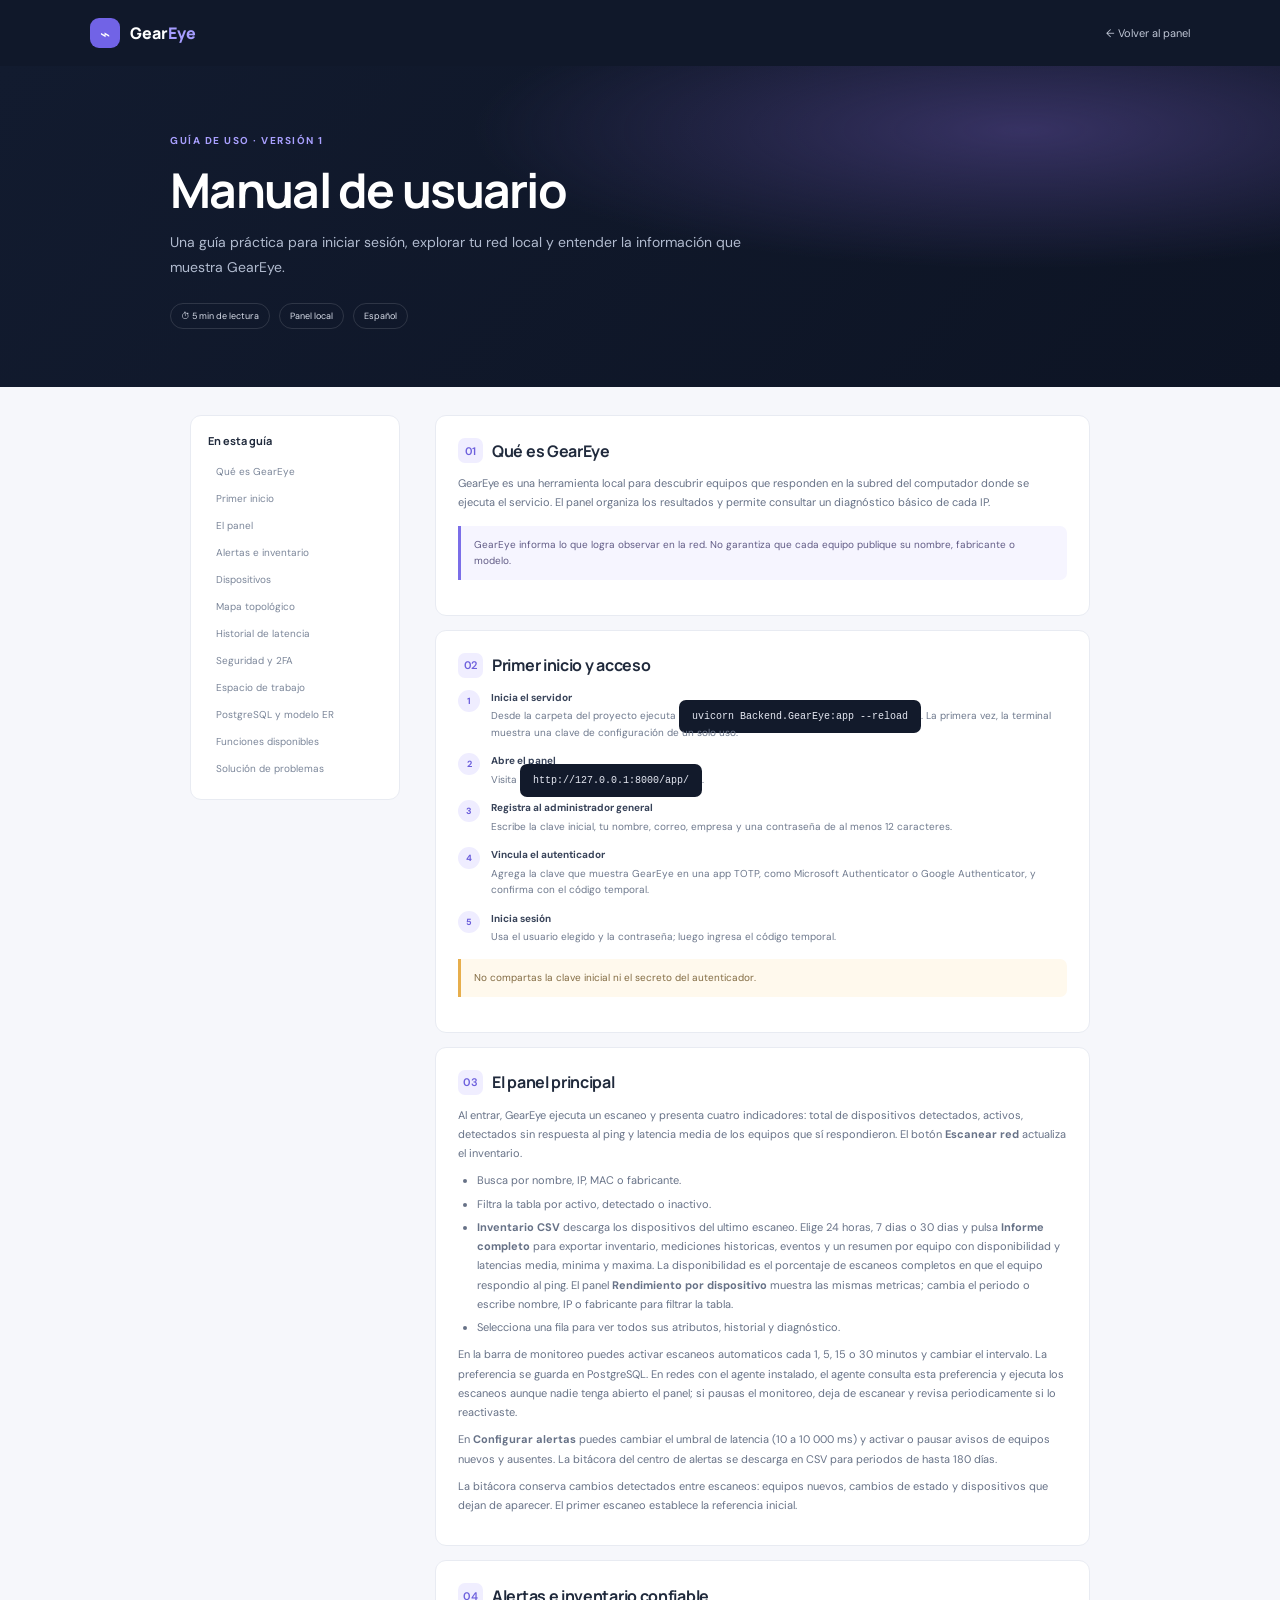
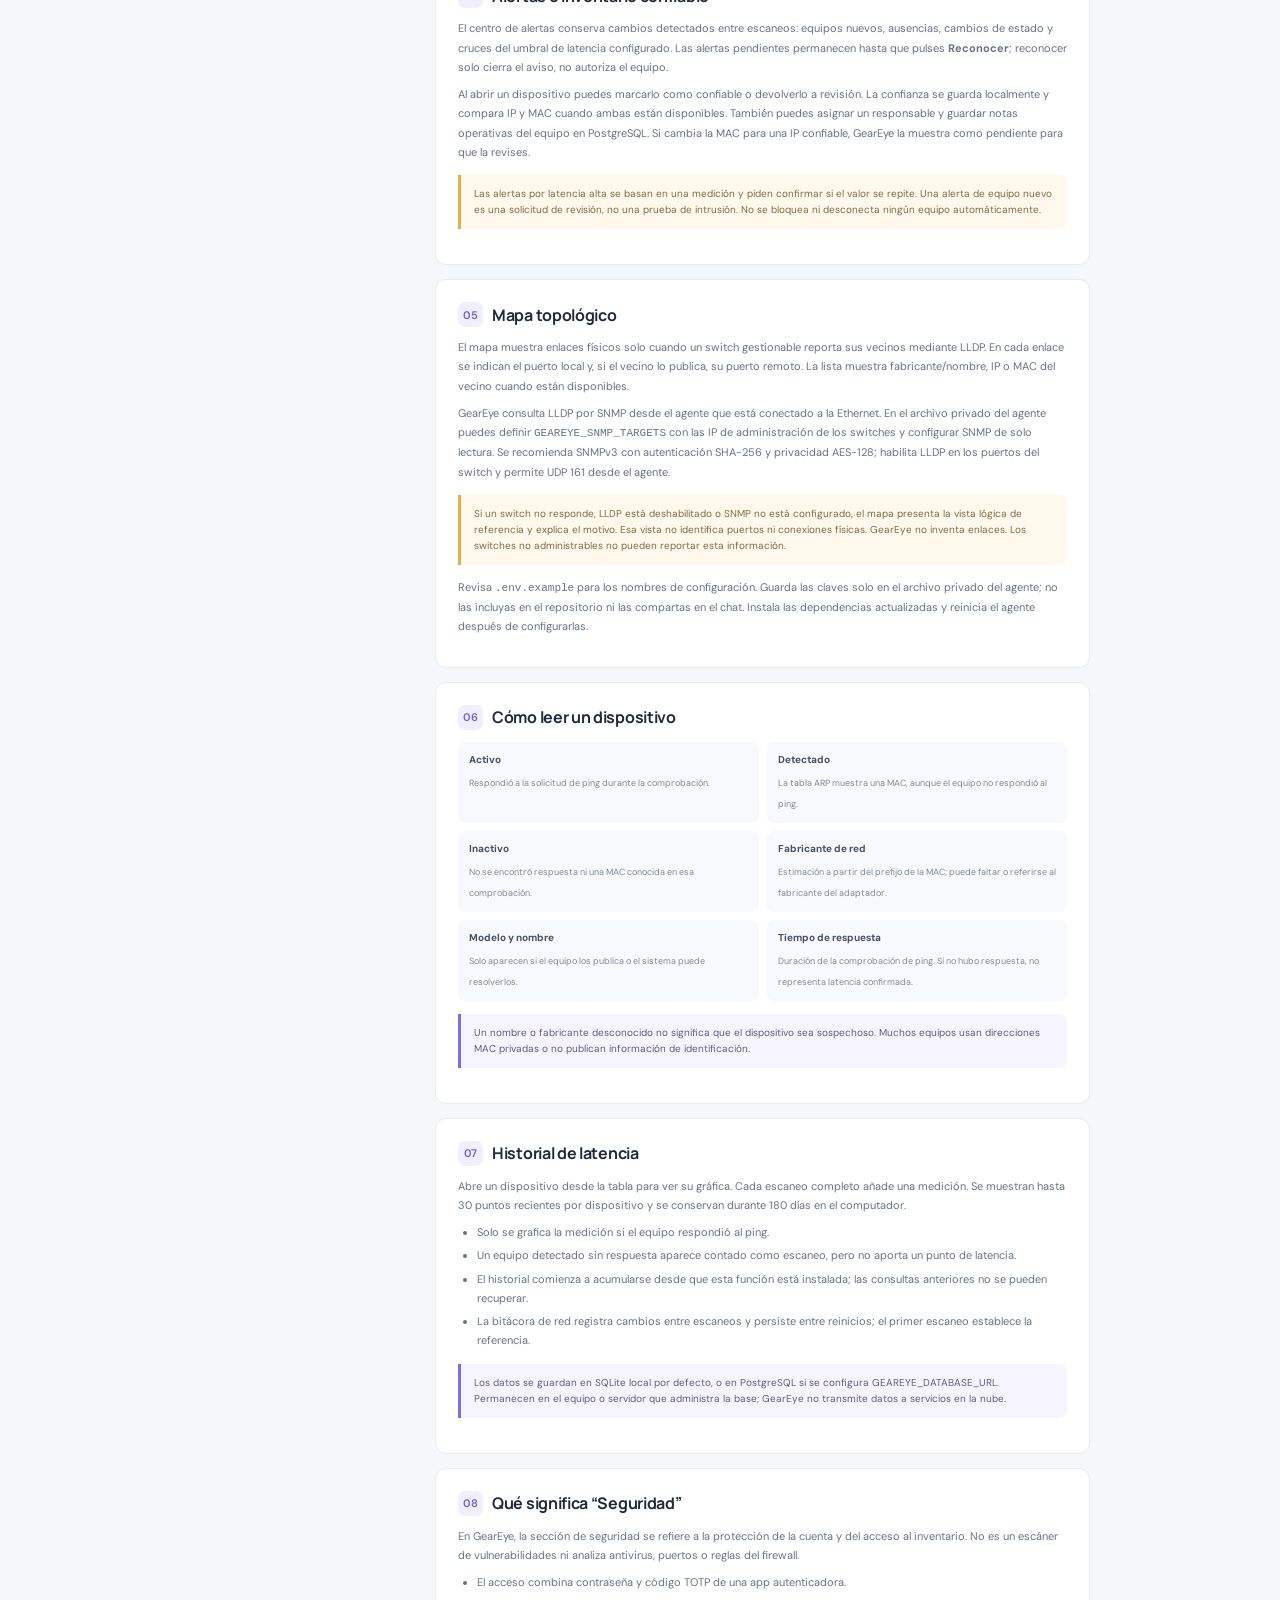
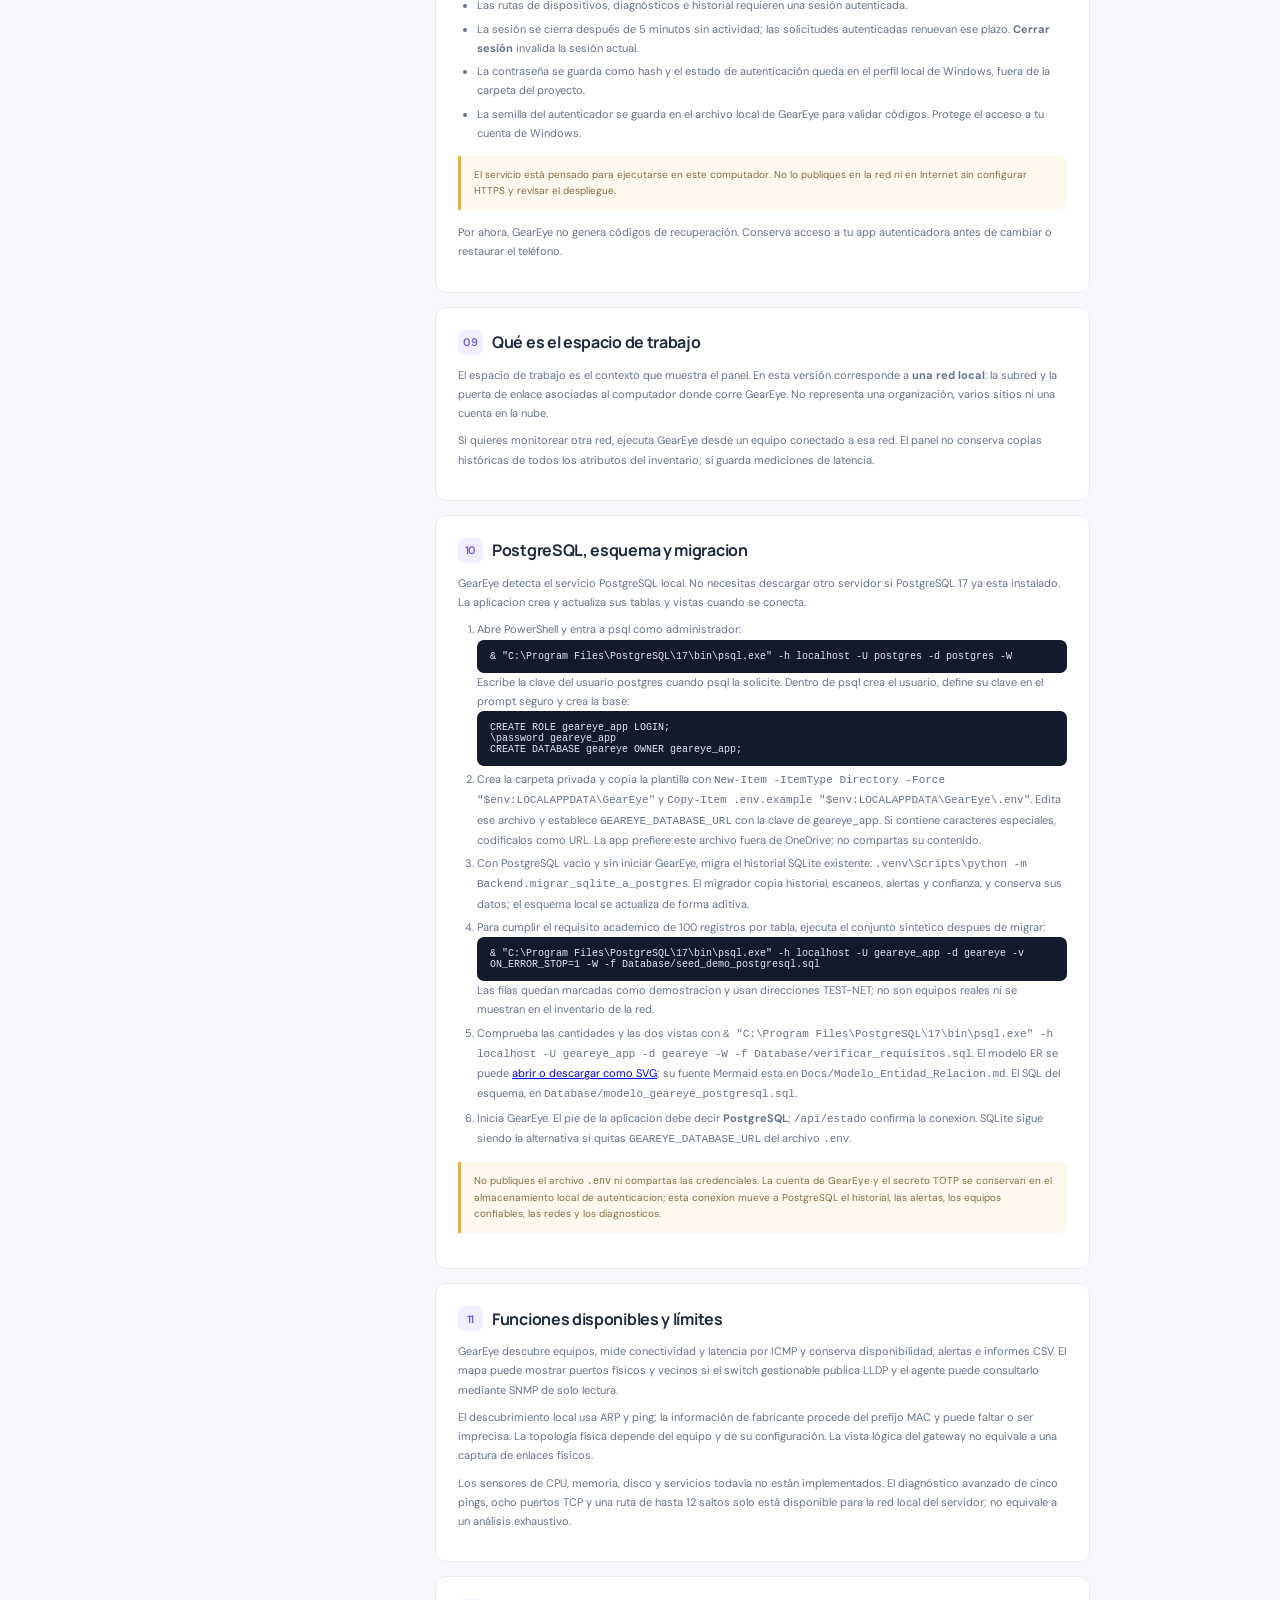
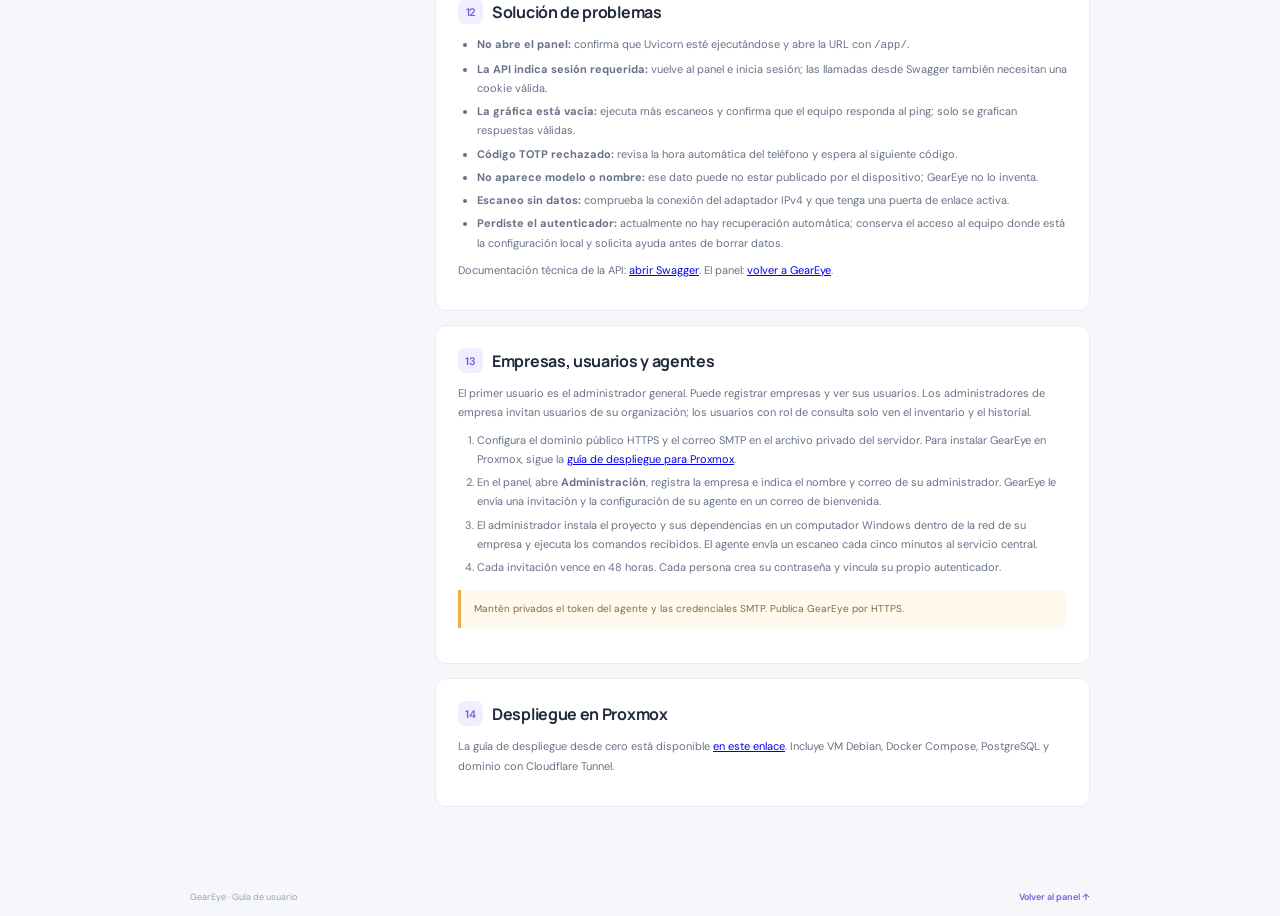
<file: Docs/index.html>
<!doctype html>
<html lang="es">
  <head>
    <meta charset="UTF-8" />
    <meta name="viewport" content="width=device-width, initial-scale=1.0" />
    <meta name="theme-color" content="#10182a" />
    <title>Manual de usuario · GearEye</title>
    <link rel="preconnect" href="https://fonts.googleapis.com" />
    <link rel="preconnect" href="https://fonts.gstatic.com" crossorigin />
    <link href="https://fonts.googleapis.com/css2?family=DM+Sans:wght@400;500;600;700&family=Manrope:wght@500;600;700;800&display=swap" rel="stylesheet" />
    <style>
      :root{font-family:"DM Sans",sans-serif;color:#202a3c;background:#f6f7fb;font-synthesis:none;text-rendering:optimizeLegibility;--muted:#7f899c;--purple:#6f61e8;--line:#e8ebf2}*{box-sizing:border-box}html{scroll-behavior:smooth}body{margin:0}.top{height:66px;background:#10182a;color:#fff;display:flex;align-items:center;justify-content:space-between;padding:0 max(28px,calc((100vw - 1100px)/2))}.brand{display:flex;align-items:center;gap:10px;font:800 16px Manrope,sans-serif;text-decoration:none;color:#fff}.brand>span:last-child>span{color:#a69dff}.mark{width:30px;height:30px;border-radius:9px;background:#7163e6;display:grid;place-items:center;font-size:17px}.top a.back{font-size:11px;color:#bfc6d5;text-decoration:none}.hero{background:radial-gradient(ellipse at 80% 20%,#373263 0,transparent 38%),linear-gradient(130deg,#121b2f,#0d1424);color:#fff;padding:62px 25px 58px}.hero-inner{max-width:940px;margin:auto}.kicker{font-size:10px;color:#a9a0ff;letter-spacing:1.5px;font-weight:700}.hero h1{font:700 clamp(30px,5vw,48px)/1.15 Manrope,sans-serif;letter-spacing:-1.7px;margin:13px 0}.hero p{color:#b1bbcf;max-width:600px;font-size:14px;line-height:1.75;margin:0}.hero-meta{display:flex;gap:9px;margin-top:24px}.pill{border:1px solid #ffffff20;border-radius:20px;padding:6px 10px;font-size:9px;color:#d9deea}.layout{max-width:940px;margin:28px auto 70px;padding:0 20px;display:grid;grid-template-columns:210px minmax(0,1fr);gap:35px}.toc{position:sticky;top:24px;align-self:start;background:#fff;border:1px solid var(--line);border-radius:11px;padding:17px}.toc strong{display:block;font:700 11px Manrope,sans-serif;margin-bottom:10px}.toc a{display:block;color:#7b8699;text-decoration:none;font-size:10px;padding:7px 8px;border-radius:5px}.toc a:hover{background:#f3f2ff;color:#6255d1}.content{min-width:0}.section{background:#fff;border:1px solid var(--line);border-radius:11px;padding:22px;margin-bottom:14px;scroll-margin-top:20px;animation:rise .55s both}.section:nth-child(2){animation-delay:.06s}.section:nth-child(3){animation-delay:.12s}.section:nth-child(4){animation-delay:.18s}.section:nth-child(5){animation-delay:.24s}.section:nth-child(6){animation-delay:.30s}.section:nth-child(7){animation-delay:.36s}@keyframes rise{from{opacity:0;transform:translateY(9px)}to{opacity:1;transform:translateY(0)}}.section h2{font:700 16px Manrope,sans-serif;letter-spacing:-.3px;margin:0 0 11px;color:#202a3c;display:flex;align-items:center;gap:9px}.section h2 i{width:25px;height:25px;display:grid;place-items:center;border-radius:7px;background:#f0eeff;color:#6d60dd;font:600 11px "DM Sans",sans-serif;font-style:normal}.section p,.section li{font-size:11px;line-height:1.75;color:#677287}.section p{margin:8px 0}.section ol,.section ul{padding-left:19px;margin:8px 0}.section li+li{margin-top:4px}.callout{border-left:3px solid #7b6ee8;background:#f6f5ff;color:#625c86;padding:11px 13px;border-radius:0 7px 7px 0;font-size:10px;line-height:1.6;margin:13px 0}.callout.warn{border-color:#e7ae4c;background:#fff9ed;color:#826b43}.field-list{display:grid;grid-template-columns:1fr 1fr;gap:8px;margin-top:12px}.field{padding:11px;background:#f8f9fc;border-radius:7px}.field b{display:block;font-size:10px;color:#445067;margin-bottom:4px}.field span{font-size:9px;line-height:1.5;color:#818b9d}.steps{counter-reset:steps}.step{counter-increment:steps;display:grid;grid-template-columns:24px 1fr;gap:9px;margin:12px 0}.step:before{content:counter(steps);width:22px;height:22px;border-radius:50%;display:grid;place-items:center;background:#efedff;color:#695cdb;font-size:9px;font-weight:700}.step div{font-size:10px;line-height:1.65;color:#6e798d}.step b{display:block;color:#384359;font-size:10px;margin-bottom:2px}.code{font:10px Consolas,monospace;background:#121a2b;color:#e5e8f2;padding:11px 13px;border-radius:7px;overflow:auto}.footer{max-width:940px;margin:0 auto;padding:0 20px 28px;display:flex;justify-content:space-between;color:#9aa3b1;font-size:9px}.footer a{color:#7063db;text-decoration:none;font-weight:600}@media(max-width:700px){.top{padding:0 16px}.hero{padding:40px 20px}.layout{grid-template-columns:1fr;margin-top:16px;padding:0 12px;gap:12px}.toc{position:static;display:grid;grid-template-columns:1fr 1fr;gap:2px}.toc strong{grid-column:1/-1}.section{padding:17px}.field-list{grid-template-columns:1fr}.footer{padding:0 14px 22px}}@media(prefers-reduced-motion:reduce){*,*::before,*::after{scroll-behavior:auto!important;animation-duration:.01ms!important;animation-iteration-count:1!important;transition-duration:.01ms!important}}
    </style>
  </head>
  <body>
    <header class="top"><a class="brand" href="/app/"><span class="mark">⌁</span><span>Gear<span>Eye</span></span></a><a class="back" href="/app/">← Volver al panel</a></header>
    <section class="hero"><div class="hero-inner"><span class="kicker">GUÍA DE USO · VERSIÓN 1</span><h1>Manual de usuario</h1><p>Una guía práctica para iniciar sesión, explorar tu red local y entender la información que muestra GearEye.</p><div class="hero-meta"><span class="pill">⏱ 5 min de lectura</span><span class="pill">Panel local</span><span class="pill">Español</span></div></div></section>
    <main class="layout">
      <nav class="toc" aria-label="Contenido"><strong>En esta guía</strong><a href="#que-es">Qué es GearEye</a><a href="#primer-inicio">Primer inicio</a><a href="#panel">El panel</a><a href="#alertas">Alertas e inventario</a><a href="#dispositivos">Dispositivos</a><a href="#topologia">Mapa topológico</a><a href="#historial">Historial de latencia</a><a href="#seguridad">Seguridad y 2FA</a><a href="#workspace">Espacio de trabajo</a><a href="#postgresql">PostgreSQL y modelo ER</a><a href="#alcance">Funciones disponibles</a><a href="#problemas">Solución de problemas</a></nav>
      <div class="content">
        <section class="section" id="que-es"><h2><i>01</i>Qué es GearEye</h2><p>GearEye es una herramienta local para descubrir equipos que responden en la subred del computador donde se ejecuta el servicio. El panel organiza los resultados y permite consultar un diagnóstico básico de cada IP.</p><div class="callout">GearEye informa lo que logra observar en la red. No garantiza que cada equipo publique su nombre, fabricante o modelo.</div></section>
        <section class="section" id="primer-inicio"><h2><i>02</i>Primer inicio y acceso</h2><div class="steps"><div class="step"><div><b>Inicia el servidor</b>Desde la carpeta del proyecto ejecuta <span class="code">uvicorn Backend.GearEye:app --reload</span>. La primera vez, la terminal muestra una clave de configuraci&oacute;n de un solo uso.</div></div><div class="step"><div><b>Abre el panel</b>Visita <span class="code">http://127.0.0.1:8000/app/</span>.</div></div><div class="step"><div><b>Registra al administrador general</b>Escribe la clave inicial, tu nombre, correo, empresa y una contrase&ntilde;a de al menos 12 caracteres.</div></div><div class="step"><div><b>Vincula el autenticador</b>Agrega la clave que muestra GearEye en una app TOTP, como Microsoft Authenticator o Google Authenticator, y confirma con el c&oacute;digo temporal.</div></div><div class="step"><div><b>Inicia sesi&oacute;n</b>Usa el usuario elegido y la contrase&ntilde;a; luego ingresa el c&oacute;digo temporal.</div></div></div><div class="callout warn">No compartas la clave inicial ni el secreto del autenticador.</div></section>
        <section class="section" id="panel"><h2><i>03</i>El panel principal</h2><p>Al entrar, GearEye ejecuta un escaneo y presenta cuatro indicadores: total de dispositivos detectados, activos, detectados sin respuesta al ping y latencia media de los equipos que sí respondieron. El botón <b>Escanear red</b> actualiza el inventario.</p><ul><li>Busca por nombre, IP, MAC o fabricante.</li><li>Filtra la tabla por activo, detectado o inactivo.</li><li><b>Inventario CSV</b> descarga los dispositivos del ultimo escaneo. Elige 24 horas, 7 dias o 30 dias y pulsa <b>Informe completo</b> para exportar inventario, mediciones historicas, eventos y un resumen por equipo con disponibilidad y latencias media, minima y maxima. La disponibilidad es el porcentaje de escaneos completos en que el equipo respondio al ping. El panel <b>Rendimiento por dispositivo</b> muestra las mismas metricas; cambia el periodo o escribe nombre, IP o fabricante para filtrar la tabla.</li><li>Selecciona una fila para ver todos sus atributos, historial y diagnóstico.</li></ul><p>En la barra de monitoreo puedes activar escaneos automaticos cada 1, 5, 15 o 30 minutos y cambiar el intervalo. La preferencia se guarda en PostgreSQL. En redes con el agente instalado, el agente consulta esta preferencia y ejecuta los escaneos aunque nadie tenga abierto el panel; si pausas el monitoreo, deja de escanear y revisa periodicamente si lo reactivaste.</p><p>En <b>Configurar alertas</b> puedes cambiar el umbral de latencia (10 a 10 000 ms) y activar o pausar avisos de equipos nuevos y ausentes. La bitácora del centro de alertas se descarga en CSV para periodos de hasta 180 días.</p><p>La bitácora conserva cambios detectados entre escaneos: equipos nuevos, cambios de estado y dispositivos que dejan de aparecer. El primer escaneo establece la referencia inicial.</p></section>
        <section class="section" id="alertas"><h2><i>04</i>Alertas e inventario confiable</h2><p>El centro de alertas conserva cambios detectados entre escaneos: equipos nuevos, ausencias, cambios de estado y cruces del umbral de latencia configurado. Las alertas pendientes permanecen hasta que pulses <b>Reconocer</b>; reconocer solo cierra el aviso, no autoriza el equipo.</p><p>Al abrir un dispositivo puedes marcarlo como confiable o devolverlo a revisión. La confianza se guarda localmente y compara IP y MAC cuando ambas están disponibles. También puedes asignar un responsable y guardar notas operativas del equipo en PostgreSQL. Si cambia la MAC para una IP confiable, GearEye la muestra como pendiente para que la revises.</p><div class="callout warn">Las alertas por latencia alta se basan en una medición y piden confirmar si el valor se repite. Una alerta de equipo nuevo es una solicitud de revisión, no una prueba de intrusión. No se bloquea ni desconecta ningún equipo automáticamente.</div></section>
        <section class="section" id="topologia"><h2><i>05</i>Mapa topológico</h2><p>El mapa muestra enlaces físicos solo cuando un switch gestionable reporta sus vecinos mediante LLDP. En cada enlace se indican el puerto local y, si el vecino lo publica, su puerto remoto. La lista muestra fabricante/nombre, IP o MAC del vecino cuando están disponibles.</p><p>GearEye consulta LLDP por SNMP desde el agente que está conectado a la Ethernet. En el archivo privado del agente puedes definir <code>GEAREYE_SNMP_TARGETS</code> con las IP de administración de los switches y configurar SNMP de solo lectura. Se recomienda SNMPv3 con autenticación SHA-256 y privacidad AES-128; habilita LLDP en los puertos del switch y permite UDP 161 desde el agente.</p><div class="callout warn">Si un switch no responde, LLDP está deshabilitado o SNMP no está configurado, el mapa presenta la vista lógica de referencia y explica el motivo. Esa vista no identifica puertos ni conexiones físicas. GearEye no inventa enlaces. Los switches no administrables no pueden reportar esta información.</div><p>Revisa <code>.env.example</code> para los nombres de configuración. Guarda las claves solo en el archivo privado del agente; no las incluyas en el repositorio ni las compartas en el chat. Instala las dependencias actualizadas y reinicia el agente después de configurarlas.</p></section>
        <section class="section" id="dispositivos"><h2><i>06</i>Cómo leer un dispositivo</h2><div class="field-list"><div class="field"><b>Activo</b><span>Respondió a la solicitud de ping durante la comprobación.</span></div><div class="field"><b>Detectado</b><span>La tabla ARP muestra una MAC, aunque el equipo no respondió al ping.</span></div><div class="field"><b>Inactivo</b><span>No se encontró respuesta ni una MAC conocida en esa comprobación.</span></div><div class="field"><b>Fabricante de red</b><span>Estimación a partir del prefijo de la MAC; puede faltar o referirse al fabricante del adaptador.</span></div><div class="field"><b>Modelo y nombre</b><span>Solo aparecen si el equipo los publica o el sistema puede resolverlos.</span></div><div class="field"><b>Tiempo de respuesta</b><span>Duración de la comprobación de ping. Si no hubo respuesta, no representa latencia confirmada.</span></div></div><div class="callout">Un nombre o fabricante desconocido no significa que el dispositivo sea sospechoso. Muchos equipos usan direcciones MAC privadas o no publican información de identificación.</div></section>
        <section class="section" id="historial"><h2><i>07</i>Historial de latencia</h2><p>Abre un dispositivo desde la tabla para ver su gráfica. Cada escaneo completo añade una medición. Se muestran hasta 30 puntos recientes por dispositivo y se conservan durante 180 días en el computador.</p><ul><li>Solo se grafica la medición si el equipo respondió al ping.</li><li>Un equipo detectado sin respuesta aparece contado como escaneo, pero no aporta un punto de latencia.</li><li>El historial comienza a acumularse desde que esta función está instalada; las consultas anteriores no se pueden recuperar.</li><li>La bitácora de red registra cambios entre escaneos y persiste entre reinicios; el primer escaneo establece la referencia.</li></ul><div class="callout">Los datos se guardan en SQLite local por defecto, o en PostgreSQL si se configura GEAREYE_DATABASE_URL. Permanecen en el equipo o servidor que administra la base; GearEye no transmite datos a servicios en la nube.</div></section>
        <section class="section" id="seguridad"><h2><i>08</i>Qué significa “Seguridad”</h2><p>En GearEye, la sección de seguridad se refiere a la protección de la cuenta y del acceso al inventario. No es un escáner de vulnerabilidades ni analiza antivirus, puertos o reglas del firewall.</p><ul><li>El acceso combina contraseña y código TOTP de una app autenticadora.</li><li>Las rutas de dispositivos, diagnósticos e historial requieren una sesión autenticada.</li><li>La sesión se cierra después de 5 minutos sin actividad; las solicitudes autenticadas renuevan ese plazo. <b>Cerrar sesión</b> invalida la sesión actual.</li><li>La contraseña se guarda como hash y el estado de autenticación queda en el perfil local de Windows, fuera de la carpeta del proyecto.</li><li>La semilla del autenticador se guarda en el archivo local de GearEye para validar códigos. Protege el acceso a tu cuenta de Windows.</li></ul><div class="callout warn">El servicio está pensado para ejecutarse en este computador. No lo publiques en la red ni en Internet sin configurar HTTPS y revisar el despliegue.</div><p>Por ahora, GearEye no genera códigos de recuperación. Conserva acceso a tu app autenticadora antes de cambiar o restaurar el teléfono.</p></section>
        <section class="section" id="workspace"><h2><i>09</i>Qué es el espacio de trabajo</h2><p>El espacio de trabajo es el contexto que muestra el panel. En esta versión corresponde a <b>una red local</b>: la subred y la puerta de enlace asociadas al computador donde corre GearEye. No representa una organización, varios sitios ni una cuenta en la nube.</p><p>Si quieres monitorear otra red, ejecuta GearEye desde un equipo conectado a esa red. El panel no conserva copias históricas de todos los atributos del inventario; sí guarda mediciones de latencia.</p></section>
        <section class="section" id="postgresql"><h2><i>10</i>PostgreSQL, esquema y migracion</h2><p>GearEye detecta el servicio PostgreSQL local. No necesitas descargar otro servidor si PostgreSQL 17 ya esta instalado. La aplicacion crea y actualiza sus tablas y vistas cuando se conecta.</p><ol><li>Abre PowerShell y entra a psql como administrador:<div class="code">&amp; "C:\Program Files\PostgreSQL\17\bin\psql.exe" -h localhost -U postgres -d postgres -W</div>Escribe la clave del usuario postgres cuando psql la solicite. Dentro de psql crea el usuario, define su clave en el prompt seguro y crea la base:<div class="code">CREATE ROLE geareye_app LOGIN;<br>\password geareye_app<br>CREATE DATABASE geareye OWNER geareye_app;</div></li><li>Crea la carpeta privada y copia la plantilla con <code>New-Item -ItemType Directory -Force "$env:LOCALAPPDATA\GearEye"</code> y <code>Copy-Item .env.example "$env:LOCALAPPDATA\GearEye\.env"</code>. Edita ese archivo y establece <code>GEAREYE_DATABASE_URL</code> con la clave de geareye_app. Si contiene caracteres especiales, codificalos como URL. La app prefiere este archivo fuera de OneDrive; no compartas su contenido.</li><li>Con PostgreSQL vacio y sin iniciar GearEye, migra el historial SQLite existente: <code>.venv\Scripts\python -m Backend.migrar_sqlite_a_postgres</code>. El migrador copia historial, escaneos, alertas y confianza, y conserva sus datos; el esquema local se actualiza de forma aditiva.</li><li>Para cumplir el requisito academico de 100 registros por tabla, ejecuta el conjunto sintetico despues de migrar: <div class="code">&amp; "C:\Program Files\PostgreSQL\17\bin\psql.exe" -h localhost -U geareye_app -d geareye -v ON_ERROR_STOP=1 -W -f Database/seed_demo_postgresql.sql</div>Las filas quedan marcadas como demostracion y usan direcciones TEST-NET; no son equipos reales ni se muestran en el inventario de la red.</li><li>Comprueba las cantidades y las dos vistas con <code>&amp; "C:\Program Files\PostgreSQL\17\bin\psql.exe" -h localhost -U geareye_app -d geareye -W -f Database/verificar_requisitos.sql</code>. El modelo ER se puede <a href="Modelo_Entidad_Relacion.svg" target="_blank" rel="noreferrer">abrir o descargar como SVG</a>; su fuente Mermaid esta en <code>Docs/Modelo_Entidad_Relacion.md</code>. El SQL del esquema, en <code>Database/modelo_geareye_postgresql.sql</code>.</li><li>Inicia GearEye. El pie de la aplicacion debe decir <b>PostgreSQL</b>; <code>/api/estado</code> confirma la conexion. SQLite sigue siendo la alternativa si quitas <code>GEAREYE_DATABASE_URL</code> del archivo <code>.env</code>.</li></ol><div class="callout warn">No publiques el archivo <code>.env</code> ni compartas las credenciales. La cuenta de GearEye y el secreto TOTP se conservan en el almacenamiento local de autenticacion; esta conexion mueve a PostgreSQL el historial, las alertas, los equipos confiables, las redes y los diagnosticos.</div></section>
        <section class="section" id="alcance"><h2><i>11</i>Funciones disponibles y límites</h2><p>GearEye descubre equipos, mide conectividad y latencia por ICMP y conserva disponibilidad, alertas e informes CSV. El mapa puede mostrar puertos físicos y vecinos si el switch gestionable publica LLDP y el agente puede consultarlo mediante SNMP de solo lectura.</p><p>El descubrimiento local usa ARP y ping; la información de fabricante procede del prefijo MAC y puede faltar o ser imprecisa. La topología física depende del equipo y de su configuración. La vista lógica del gateway no equivale a una captura de enlaces físicos.</p><p>Los sensores de CPU, memoria, disco y servicios todavía no están implementados. El diagnóstico avanzado de cinco pings, ocho puertos TCP y una ruta de hasta 12 saltos solo está disponible para la red local del servidor; no equivale a un análisis exhaustivo.</p></section>
        <section class="section" id="problemas"><h2><i>12</i>Solución de problemas</h2><ul><li><b>No abre el panel:</b> confirma que Uvicorn esté ejecutándose y abre la URL con <code>/app/</code>.</li><li><b>La API indica sesión requerida:</b> vuelve al panel e inicia sesión; las llamadas desde Swagger también necesitan una cookie válida.</li><li><b>La gráfica está vacía:</b> ejecuta más escaneos y confirma que el equipo responda al ping; solo se grafican respuestas válidas.</li><li><b>Código TOTP rechazado:</b> revisa la hora automática del teléfono y espera al siguiente código.</li><li><b>No aparece modelo o nombre:</b> ese dato puede no estar publicado por el dispositivo; GearEye no lo inventa.</li><li><b>Escaneo sin datos:</b> comprueba la conexión del adaptador IPv4 y que tenga una puerta de enlace activa.</li><li><b>Perdiste el autenticador:</b> actualmente no hay recuperación automática; conserva el acceso al equipo donde está la configuración local y solicita ayuda antes de borrar datos.</li></ul><p>Documentación técnica de la API: <a href="/docs">abrir Swagger</a>. El panel: <a href="/app/">volver a GearEye</a>.</p></section>
        <section class="section" id="empresas"><h2><i>13</i>Empresas, usuarios y agentes</h2><p>El primer usuario es el administrador general. Puede registrar empresas y ver sus usuarios. Los administradores de empresa invitan usuarios de su organizaci&oacute;n; los usuarios con rol de consulta solo ven el inventario y el historial.</p><ol><li>Configura el dominio p&uacute;blico HTTPS y el correo SMTP en el archivo privado del servidor. Para instalar GearEye en Proxmox, sigue la <a href="/manual/Despliegue_Proxmox.md">gu&iacute;a de despliegue para Proxmox</a>.</li><li>En el panel, abre <b>Administraci&oacute;n</b>, registra la empresa e indica el nombre y correo de su administrador. GearEye le env&iacute;a una invitaci&oacute;n y la configuraci&oacute;n de su agente en un correo de bienvenida.</li><li>El administrador instala el proyecto y sus dependencias en un computador Windows dentro de la red de su empresa y ejecuta los comandos recibidos. El agente env&iacute;a un escaneo cada cinco minutos al servicio central.</li><li>Cada invitaci&oacute;n vence en 48 horas. Cada persona crea su contrase&ntilde;a y vincula su propio autenticador.</li></ol><div class="callout warn">Mant&eacute;n privados el token del agente y las credenciales SMTP. Publica GearEye por HTTPS.</div></section>
        <section class="section" id="proxmox"><h2><i>14</i>Despliegue en Proxmox</h2><p>La gu&iacute;a de despliegue desde cero est&aacute; disponible <a href="/manual/Despliegue_Proxmox.md">en este enlace</a>. Incluye VM Debian, Docker Compose, PostgreSQL y dominio con Cloudflare Tunnel.</p></section>
      </div>
    </main>
    <footer class="footer"><span>GearEye · Guía de usuario</span><a href="/app/">Volver al panel ↑</a></footer>
  </body>
</html>
</file>
